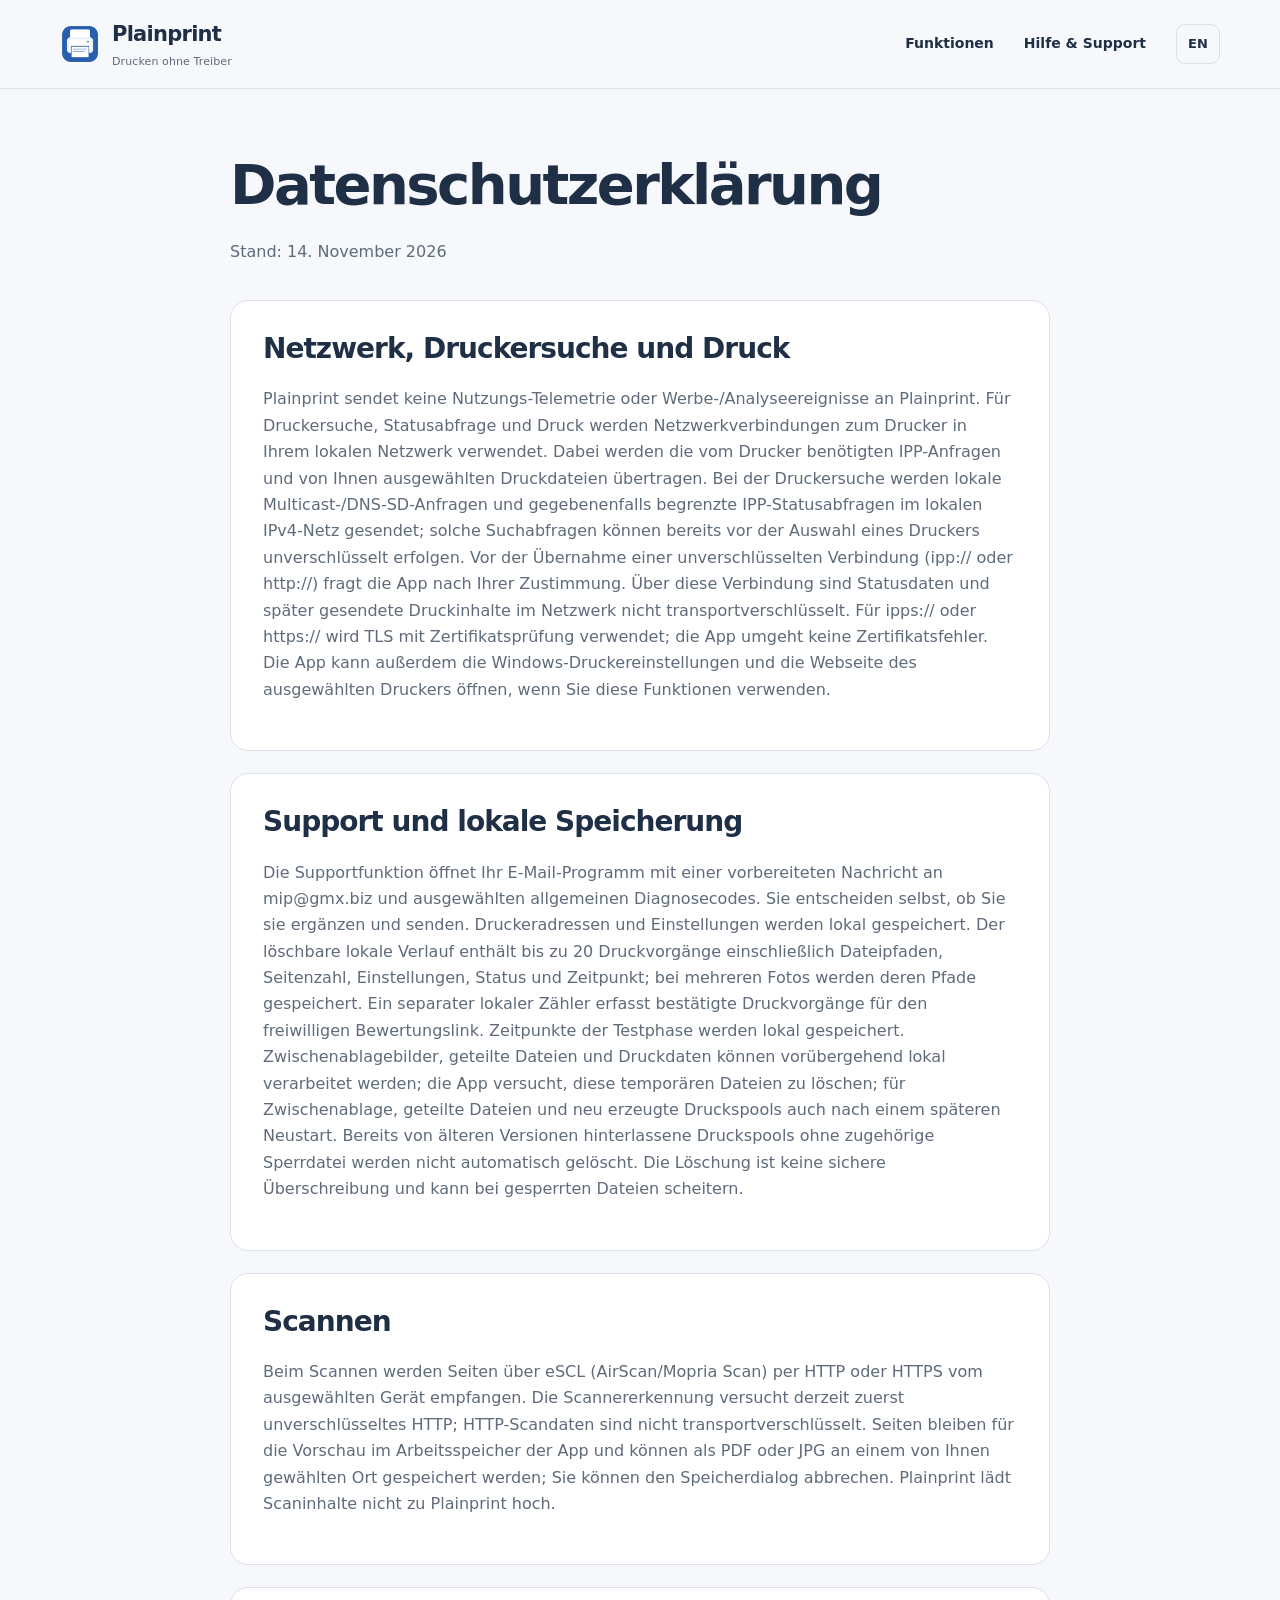
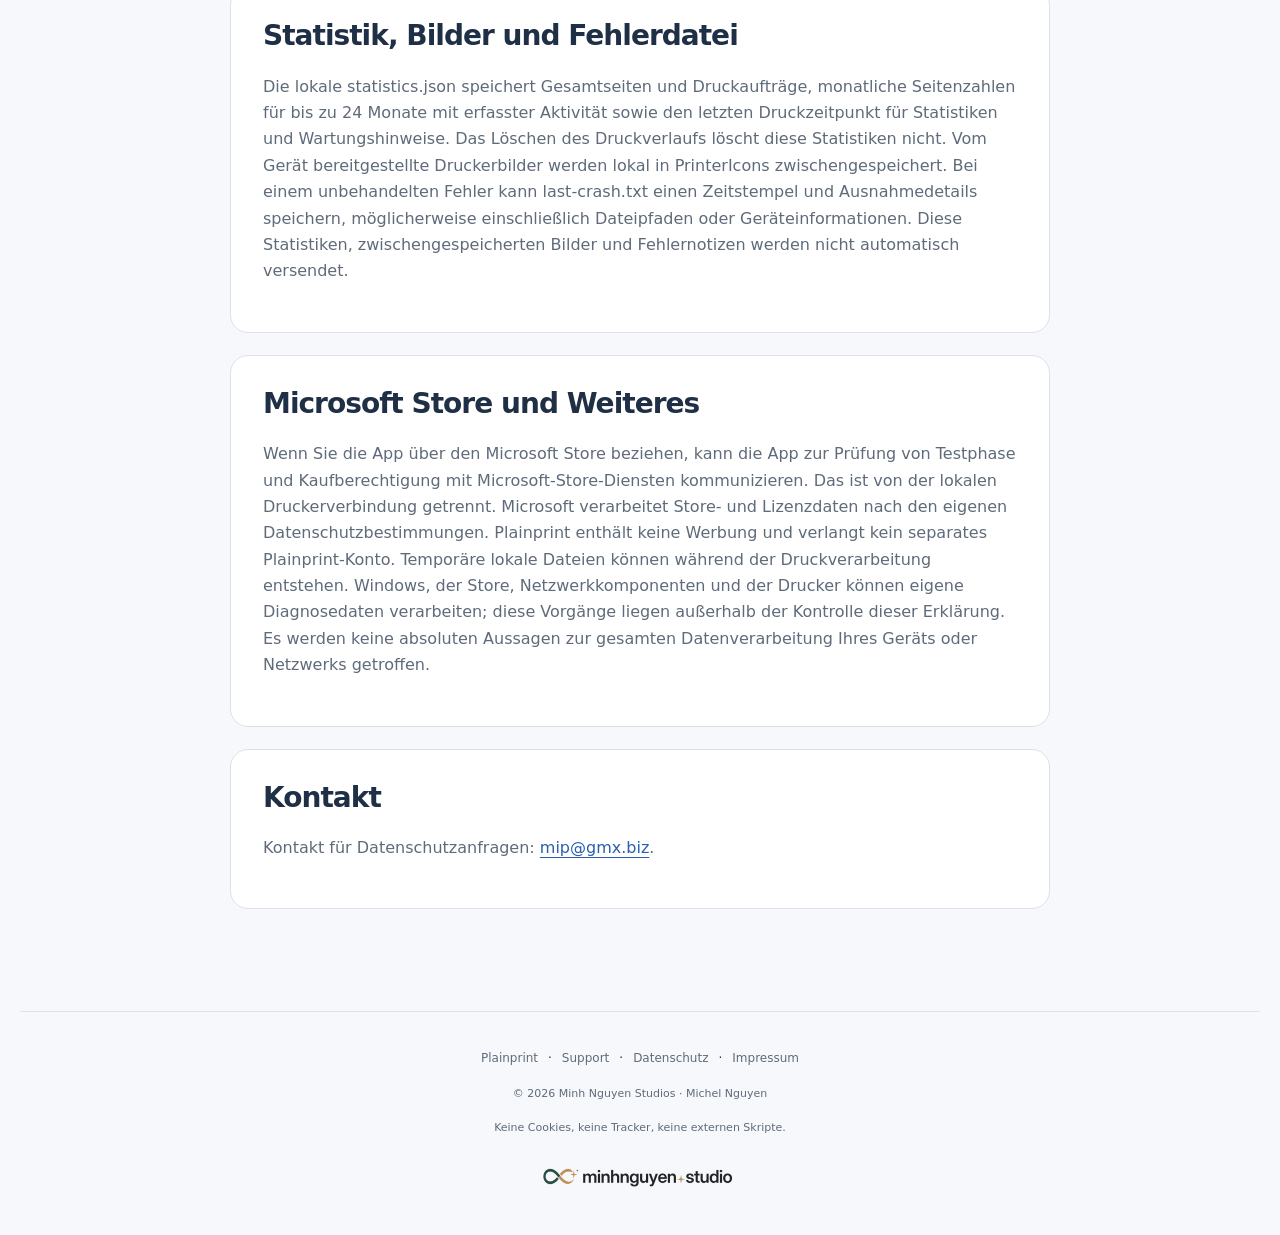
<file: privacy.html>
<!DOCTYPE html>
<html lang="de"><head>
<meta charset="utf-8">
<meta name="viewport" content="width=device-width,initial-scale=1">
<meta name="color-scheme" content="light dark">
<meta name="theme-color" content="#F6F8FB" media="(prefers-color-scheme: light)">
<meta name="theme-color" content="#111A26" media="(prefers-color-scheme: dark)">
<title>Datenschutzerklärung – Plainprint</title>
<meta name="description" content="Datenschutzerklärung der Windows-App Plainprint: lokale Druckerverbindung, Scannen, lokale Speicherung, Microsoft Store.">
<link rel="canonical" href="https://minh.systems/Plainprint/privacy.html">
<link rel="alternate" hreflang="de" href="https://minh.systems/Plainprint/privacy.html">
<link rel="alternate" hreflang="en" href="https://minh.systems/Plainprint/en/privacy.html">
<link rel="alternate" hreflang="x-default" href="https://minh.systems/Plainprint/privacy.html">
<meta property="og:type" content="website">
<meta property="og:site_name" content="Plainprint">
<meta property="og:locale" content="de_DE">
<meta property="og:locale:alternate" content="en_US">
<meta property="og:title" content="Datenschutzerklärung – Plainprint">
<meta property="og:description" content="Datenschutzerklärung der Windows-App Plainprint: lokale Druckerverbindung, Scannen, lokale Speicherung, Microsoft Store.">
<meta property="og:url" content="https://minh.systems/Plainprint/privacy.html">
<meta property="og:image" content="https://minh.systems/Plainprint/img/logo.png">
<meta property="og:image:width" content="310">
<meta property="og:image:height" content="310">
<meta property="og:image:alt" content="Plainprint">
<meta name="twitter:card" content="summary">
<meta name="twitter:title" content="Datenschutzerklärung – Plainprint">
<meta name="twitter:description" content="Datenschutzerklärung der Windows-App Plainprint: lokale Druckerverbindung, Scannen, lokale Speicherung, Microsoft Store.">
<meta name="twitter:image" content="https://minh.systems/Plainprint/img/logo.png">
<link rel="icon" href="favicon.png">
<link rel="apple-touch-icon" href="img/logo.png">
<link rel="stylesheet" href="style.css?v=1">
</head><body class="document-page"><a class="skip" href="#main">Zum Inhalt</a>
<header class="top"><nav aria-label="Navigation" class="wrap"><a class="brand" href="./"><img alt="" height="36" src="img/logo.png" width="36"/><span>Plainprint<small>Drucken ohne Treiber</small></span></a>
<div class="links"><a href="./#funktionen">Funktionen</a><a href="support.html">Hilfe &amp; Support</a><a class="lang" href="en/privacy.html" hreflang="en" lang="en" aria-label="Switch to English">EN</a>
</div></nav>
</header>
<main id="main">
<div class="wrap doc">
<div>
<header class="doc-head"><h1>Datenschutzerklärung</h1>
<p>Stand: 14. November 2026</p></header>
<section class="card doc-section">
<h2>Netzwerk, Druckersuche und Druck</h2>
<p>Plainprint sendet keine Nutzungs-Telemetrie oder Werbe-/Analyseereignisse an Plainprint. Für Druckersuche, Statusabfrage und Druck werden Netzwerkverbindungen zum Drucker in Ihrem lokalen Netzwerk verwendet. Dabei werden die vom Drucker benötigten IPP-Anfragen und von Ihnen ausgewählten Druckdateien übertragen. Bei der Druckersuche werden lokale Multicast-/DNS-SD-Anfragen und gegebenenfalls begrenzte IPP-Statusabfragen im lokalen IPv4-Netz gesendet; solche Suchabfragen können bereits vor der Auswahl eines Druckers unverschlüsselt erfolgen. Vor der Übernahme einer unverschlüsselten Verbindung (ipp:// oder http://) fragt die App nach Ihrer Zustimmung. Über diese Verbindung sind Statusdaten und später gesendete Druckinhalte im Netzwerk nicht transportverschlüsselt. Für ipps:// oder https:// wird TLS mit Zertifikatsprüfung verwendet; die App umgeht keine Zertifikatsfehler. Die App kann außerdem die Windows-Druckereinstellungen und die Webseite des ausgewählten Druckers öffnen, wenn Sie diese Funktionen verwenden.</p>
</section>
<section class="card doc-section">
<h2>Support und lokale Speicherung</h2>
<p>Die Supportfunktion öffnet Ihr E-Mail-Programm mit einer vorbereiteten Nachricht an mip@gmx.biz und ausgewählten allgemeinen Diagnosecodes. Sie entscheiden selbst, ob Sie sie ergänzen und senden. Druckeradressen und Einstellungen werden lokal gespeichert. Der löschbare lokale Verlauf enthält bis zu 20 Druckvorgänge einschließlich Dateipfaden, Seitenzahl, Einstellungen, Status und Zeitpunkt; bei mehreren Fotos werden deren Pfade gespeichert. Ein separater lokaler Zähler erfasst bestätigte Druckvorgänge für den freiwilligen Bewertungslink. Zeitpunkte der Testphase werden lokal gespeichert. Zwischenablagebilder, geteilte Dateien und Druckdaten können vorübergehend lokal verarbeitet werden; die App versucht, diese temporären Dateien zu löschen; für Zwischenablage, geteilte Dateien und neu erzeugte Druckspools auch nach einem späteren Neustart. Bereits von älteren Versionen hinterlassene Druckspools ohne zugehörige Sperrdatei werden nicht automatisch gelöscht. Die Löschung ist keine sichere Überschreibung und kann bei gesperrten Dateien scheitern.</p>
</section>
<section class="card doc-section">
<h2>Scannen</h2>
<p>Beim Scannen werden Seiten über eSCL (AirScan/Mopria Scan) per HTTP oder HTTPS vom ausgewählten Gerät empfangen. Die Scannererkennung versucht derzeit zuerst unverschlüsseltes HTTP; HTTP-Scandaten sind nicht transportverschlüsselt. Seiten bleiben für die Vorschau im Arbeitsspeicher der App und können als PDF oder JPG an einem von Ihnen gewählten Ort gespeichert werden; Sie können den Speicherdialog abbrechen. Plainprint lädt Scaninhalte nicht zu Plainprint hoch.</p>
</section>
<section class="card doc-section">
<h2>Statistik, Bilder und Fehlerdatei</h2>
<p>Die lokale statistics.json speichert Gesamtseiten und Druckaufträge, monatliche Seitenzahlen für bis zu 24 Monate mit erfasster Aktivität sowie den letzten Druckzeitpunkt für Statistiken und Wartungshinweise. Das Löschen des Druckverlaufs löscht diese Statistiken nicht. Vom Gerät bereitgestellte Druckerbilder werden lokal in PrinterIcons zwischengespeichert. Bei einem unbehandelten Fehler kann last-crash.txt einen Zeitstempel und Ausnahmedetails speichern, möglicherweise einschließlich Dateipfaden oder Geräteinformationen. Diese Statistiken, zwischengespeicherten Bilder und Fehlernotizen werden nicht automatisch versendet.</p>
</section>
<section class="card doc-section">
<h2>Microsoft Store und Weiteres</h2>
<p>Wenn Sie die App über den Microsoft Store beziehen, kann die App zur Prüfung von Testphase und Kaufberechtigung mit Microsoft-Store-Diensten kommunizieren. Das ist von der lokalen Druckerverbindung getrennt. Microsoft verarbeitet Store- und Lizenzdaten nach den eigenen Datenschutzbestimmungen. Plainprint enthält keine Werbung und verlangt kein separates Plainprint-Konto. Temporäre lokale Dateien können während der Druckverarbeitung entstehen. Windows, der Store, Netzwerkkomponenten und der Drucker können eigene Diagnosedaten verarbeiten; diese Vorgänge liegen außerhalb der Kontrolle dieser Erklärung. Es werden keine absoluten Aussagen zur gesamten Datenverarbeitung Ihres Geräts oder Netzwerks getroffen.</p>
</section>
<section class="card doc-section">
<h2>Kontakt</h2>
<p>Kontakt für Datenschutzanfragen: <a href="mailto:mip@gmx.biz">mip@gmx.biz</a>.</p>
</section>
</div>
</div>
</main>
<footer class="wrap footer">
<a href="./">Plainprint</a>·<a href="support.html">Support</a>·<a href="privacy.html">Datenschutz</a>·<a href="https://minh.systems/MinhNguyenStudios/impressum.html">Impressum</a>
<p>© 2026 Minh Nguyen Studios · Michel Nguyen</p>
<p>Keine Cookies, keine Tracker, keine externen Skripte.</p>
<p style="margin:16px 0 4px"><a href="https://minh.systems/MinhNguyenStudios/" aria-label="Minh Nguyen Studios" style="display:inline-block;line-height:0;border-radius:8px;overflow:hidden;opacity:.92"><picture><source srcset="img/studio-dunkel.png" media="(prefers-color-scheme: dark)"><img src="img/studio-hell.png" width="200" height="47" alt="Minh Nguyen Studios" loading="lazy" style="width:200px;height:auto"></picture></a></p></footer>
</body>
</html>
</file>
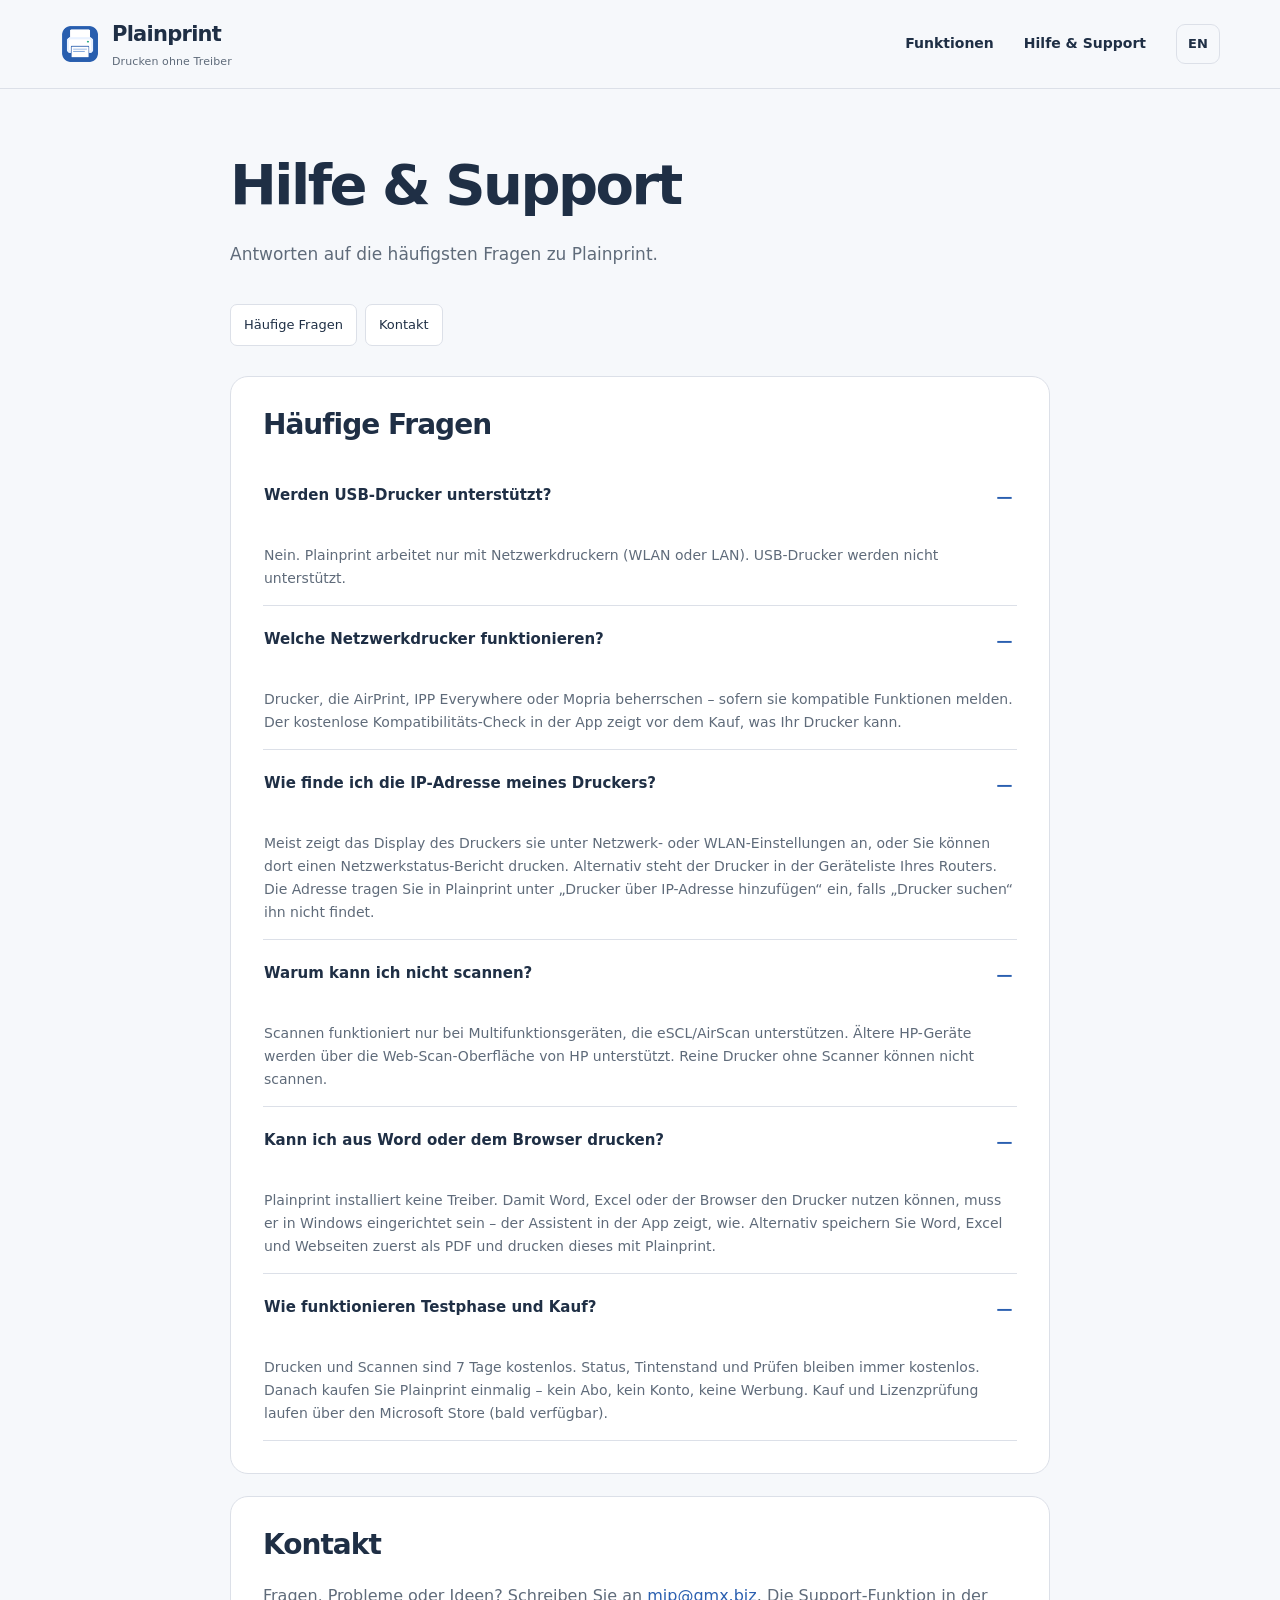
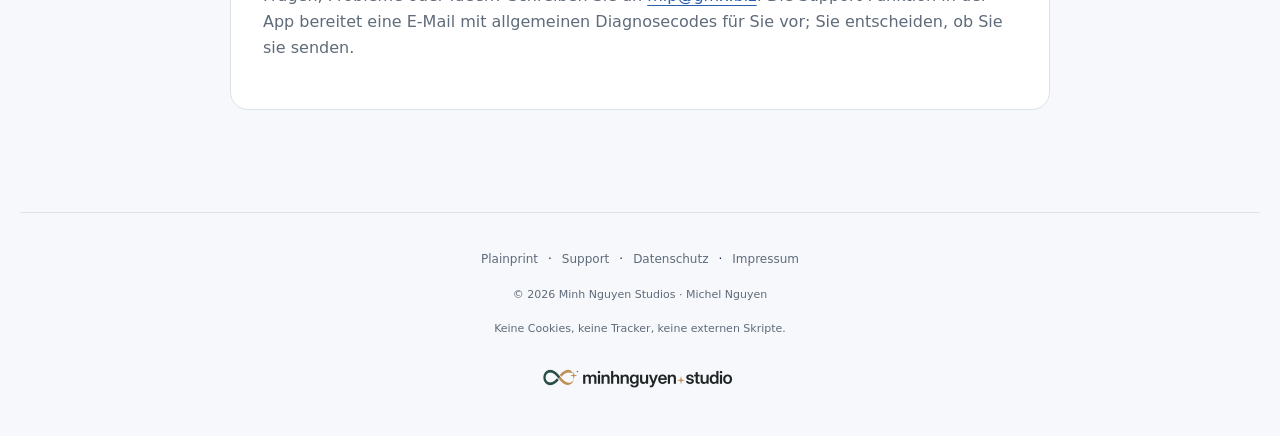
<file: support.html>
<!DOCTYPE html>
<html lang="de"><head>
<meta charset="utf-8">
<meta name="viewport" content="width=device-width,initial-scale=1">
<meta name="color-scheme" content="light dark">
<meta name="theme-color" content="#F6F8FB" media="(prefers-color-scheme: light)">
<meta name="theme-color" content="#111A26" media="(prefers-color-scheme: dark)">
<title>Hilfe &amp; Support – Plainprint</title>
<meta name="description" content="Hilfe zu Plainprint: Netzwerkdrucker, Drucker-IP finden, Scannen, Drucken aus Word, Testphase und Einmalkauf. Kontakt: mip@gmx.biz">
<link rel="canonical" href="https://minh.systems/Plainprint/support.html">
<link rel="alternate" hreflang="de" href="https://minh.systems/Plainprint/support.html">
<link rel="alternate" hreflang="en" href="https://minh.systems/Plainprint/en/support.html">
<link rel="alternate" hreflang="x-default" href="https://minh.systems/Plainprint/support.html">
<meta property="og:type" content="website">
<meta property="og:site_name" content="Plainprint">
<meta property="og:locale" content="de_DE">
<meta property="og:locale:alternate" content="en_US">
<meta property="og:title" content="Hilfe &amp; Support – Plainprint">
<meta property="og:description" content="Hilfe zu Plainprint: Netzwerkdrucker, Drucker-IP finden, Scannen, Drucken aus Word, Testphase und Einmalkauf. Kontakt: mip@gmx.biz">
<meta property="og:url" content="https://minh.systems/Plainprint/support.html">
<meta property="og:image" content="https://minh.systems/Plainprint/img/logo.png">
<meta property="og:image:width" content="310">
<meta property="og:image:height" content="310">
<meta property="og:image:alt" content="Plainprint">
<meta name="twitter:card" content="summary">
<meta name="twitter:title" content="Hilfe &amp; Support – Plainprint">
<meta name="twitter:description" content="Hilfe zu Plainprint: Netzwerkdrucker, Drucker-IP finden, Scannen, Drucken aus Word, Testphase und Einmalkauf. Kontakt: mip@gmx.biz">
<meta name="twitter:image" content="https://minh.systems/Plainprint/img/logo.png">
<link rel="icon" href="favicon.png">
<link rel="apple-touch-icon" href="img/logo.png">
<link rel="stylesheet" href="style.css?v=1">
</head><body class="document-page"><a class="skip" href="#main">Zum Inhalt</a>
<header class="top"><nav aria-label="Navigation" class="wrap"><a class="brand" href="./"><img alt="" height="36" src="img/logo.png" width="36"/><span>Plainprint<small>Drucken ohne Treiber</small></span></a>
<div class="links"><a href="./#funktionen">Funktionen</a><a href="support.html">Hilfe &amp; Support</a><a class="lang" href="en/support.html" hreflang="en" lang="en" aria-label="Switch to English">EN</a>
</div></nav>
</header>
<main id="main">
<div class="wrap doc">
<div class="doc-head">
<h1>Hilfe &amp; Support</h1>
<p class="lead">Antworten auf die häufigsten Fragen zu Plainprint.</p>
</div>
<nav aria-label="Inhalt" class="toc"><a href="#faq">Häufige Fragen</a><a href="#kontakt">Kontakt</a></nav>
<section class="card doc-section">
<h2 id="faq">Häufige Fragen</h2>
<details open><summary>Werden USB-Drucker unterstützt?</summary><p>Nein. Plainprint arbeitet nur mit Netzwerkdruckern (WLAN oder LAN). USB-Drucker werden nicht unterstützt.</p></details>
<details open><summary>Welche Netzwerkdrucker funktionieren?</summary><p>Drucker, die AirPrint, IPP Everywhere oder Mopria beherrschen – sofern sie kompatible Funktionen melden. Der kostenlose Kompatibilitäts-Check in der App zeigt vor dem Kauf, was Ihr Drucker kann.</p></details>
<details open><summary>Wie finde ich die IP-Adresse meines Druckers?</summary><p>Meist zeigt das Display des Druckers sie unter Netzwerk- oder WLAN-Einstellungen an, oder Sie können dort einen Netzwerkstatus-Bericht drucken. Alternativ steht der Drucker in der Geräteliste Ihres Routers. Die Adresse tragen Sie in Plainprint unter „Drucker über IP-Adresse hinzufügen“ ein, falls „Drucker suchen“ ihn nicht findet.</p></details>
<details open><summary>Warum kann ich nicht scannen?</summary><p>Scannen funktioniert nur bei Multifunktionsgeräten, die eSCL/AirScan unterstützen. Ältere HP-Geräte werden über die Web-Scan-Oberfläche von HP unterstützt. Reine Drucker ohne Scanner können nicht scannen.</p></details>
<details open><summary>Kann ich aus Word oder dem Browser drucken?</summary><p>Plainprint installiert keine Treiber. Damit Word, Excel oder der Browser den Drucker nutzen können, muss er in Windows eingerichtet sein – der Assistent in der App zeigt, wie. Alternativ speichern Sie Word, Excel und Webseiten zuerst als PDF und drucken dieses mit Plainprint.</p></details>
<details open><summary>Wie funktionieren Testphase und Kauf?</summary><p>Drucken und Scannen sind 7 Tage kostenlos. Status, Tintenstand und Prüfen bleiben immer kostenlos. Danach kaufen Sie Plainprint einmalig – kein Abo, kein Konto, keine Werbung. Kauf und Lizenzprüfung laufen über den Microsoft Store (bald verfügbar).</p></details>
</section>
<section class="card doc-section">
<h2 id="kontakt">Kontakt</h2>
<p>Fragen, Probleme oder Ideen? Schreiben Sie an <a href="mailto:mip@gmx.biz">mip@gmx.biz</a>. Die Support-Funktion in der App bereitet eine E-Mail mit allgemeinen Diagnosecodes für Sie vor; Sie entscheiden, ob Sie sie senden.</p>
</section>
</div>
</main>
<footer class="wrap footer">
<a href="./">Plainprint</a>·<a href="support.html">Support</a>·<a href="privacy.html">Datenschutz</a>·<a href="https://minh.systems/MinhNguyenStudios/impressum.html">Impressum</a>
<p>© 2026 Minh Nguyen Studios · Michel Nguyen</p>
<p>Keine Cookies, keine Tracker, keine externen Skripte.</p>
<p style="margin:16px 0 4px"><a href="https://minh.systems/MinhNguyenStudios/" aria-label="Minh Nguyen Studios" style="display:inline-block;line-height:0;border-radius:8px;overflow:hidden;opacity:.92"><picture><source srcset="img/studio-dunkel.png" media="(prefers-color-scheme: dark)"><img src="img/studio-hell.png" width="200" height="47" alt="Minh Nguyen Studios" loading="lazy" style="width:200px;height:auto"></picture></a></p></footer>
</body>
</html>
</file>
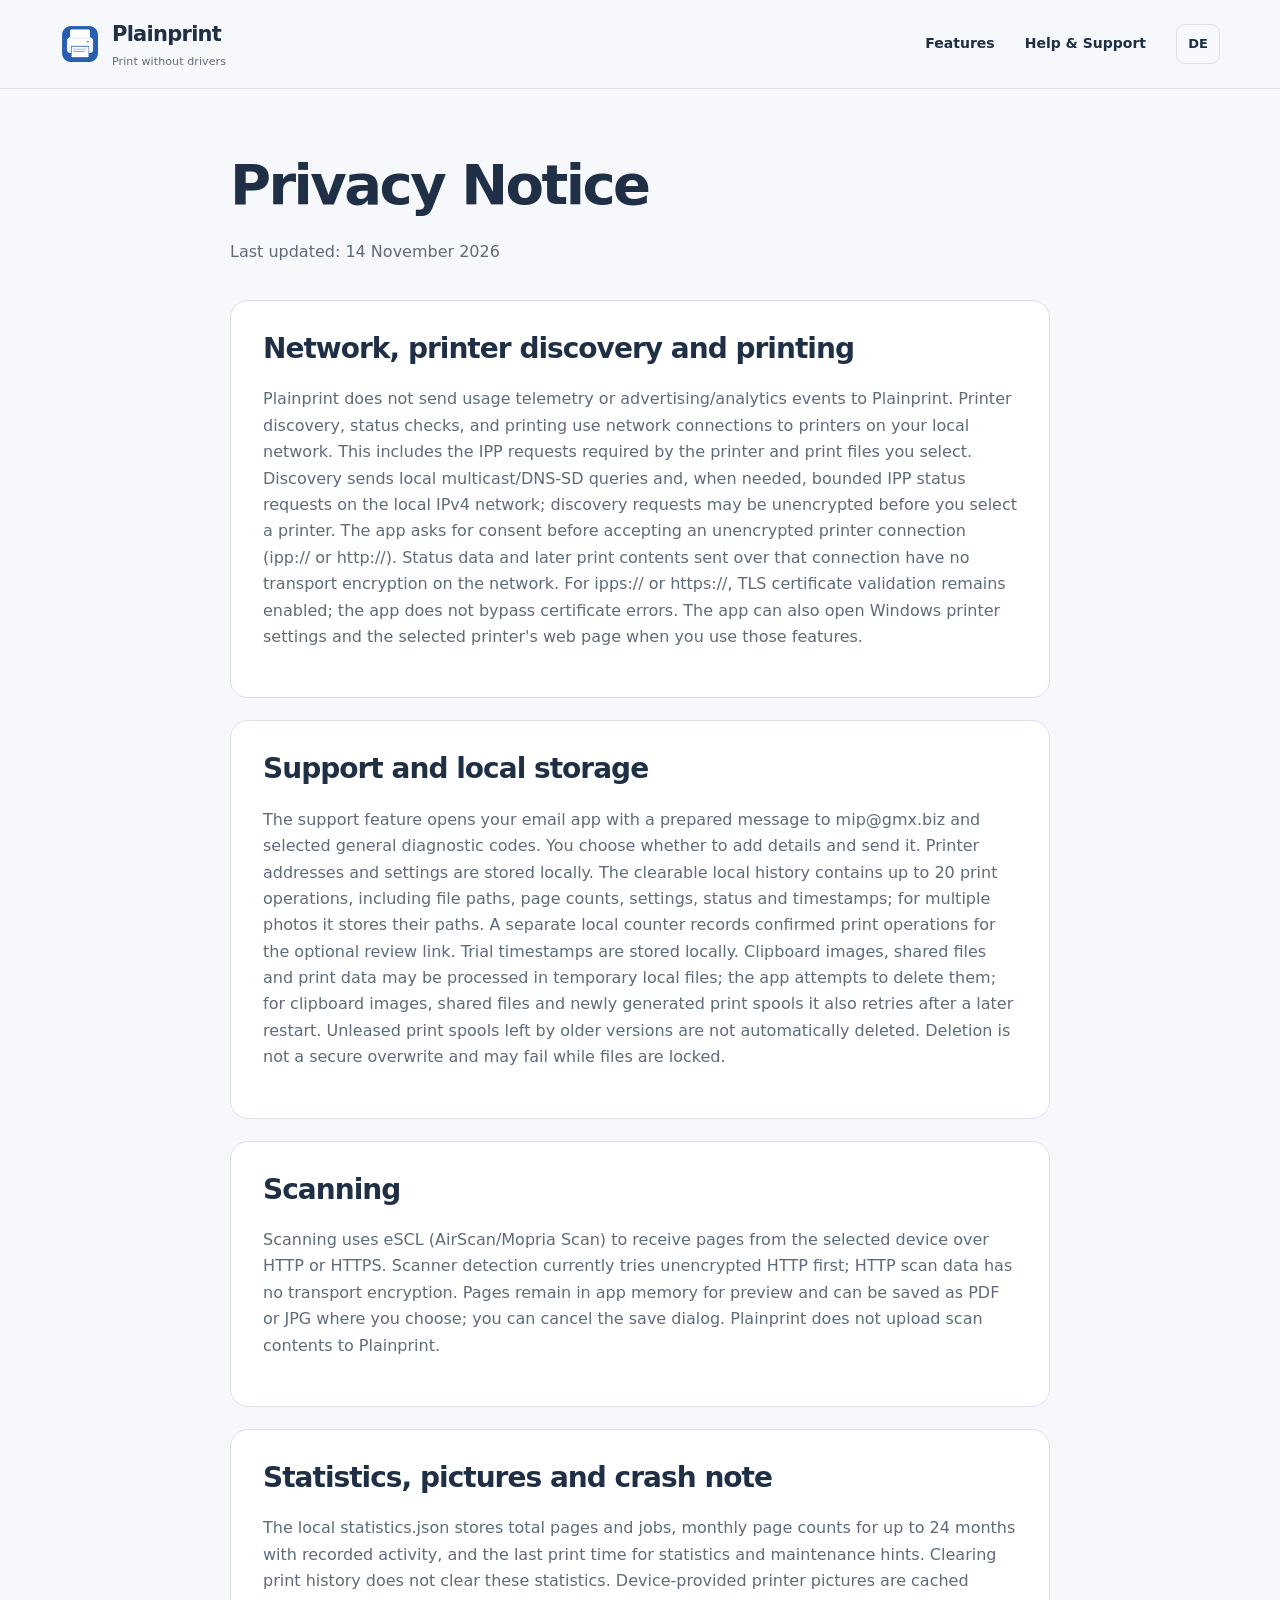
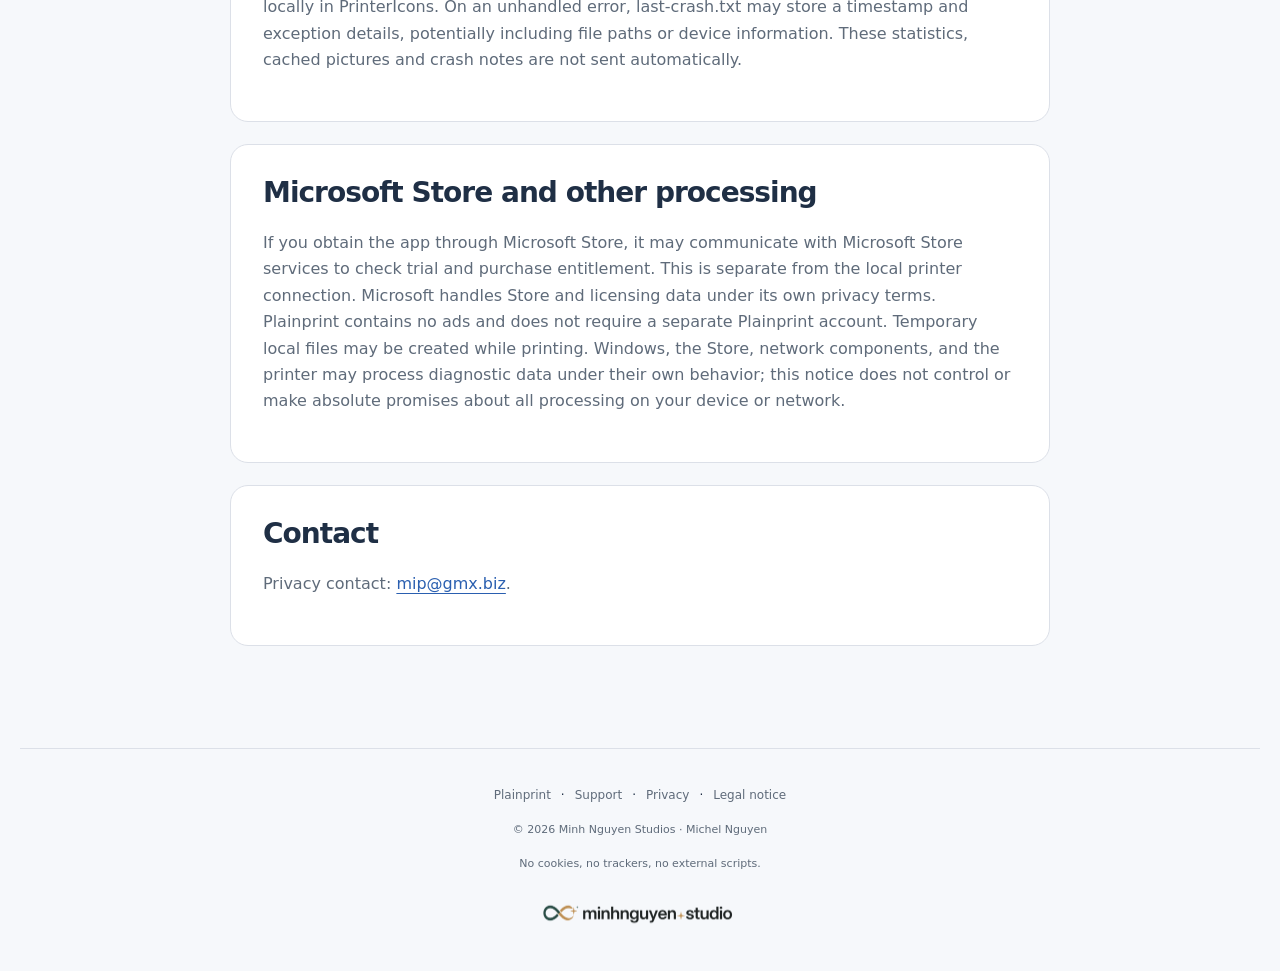
<file: en/privacy.html>
<!DOCTYPE html>
<html lang="en"><head>
<meta charset="utf-8">
<meta name="viewport" content="width=device-width,initial-scale=1">
<meta name="color-scheme" content="light dark">
<meta name="theme-color" content="#F6F8FB" media="(prefers-color-scheme: light)">
<meta name="theme-color" content="#111A26" media="(prefers-color-scheme: dark)">
<title>Privacy Notice – Plainprint</title>
<meta name="description" content="Privacy notice for the Windows app Plainprint: local printer connection, scanning, local storage, Microsoft Store.">
<link rel="canonical" href="https://minh.systems/Plainprint/en/privacy.html">
<link rel="alternate" hreflang="de" href="https://minh.systems/Plainprint/privacy.html">
<link rel="alternate" hreflang="en" href="https://minh.systems/Plainprint/en/privacy.html">
<link rel="alternate" hreflang="x-default" href="https://minh.systems/Plainprint/privacy.html">
<meta property="og:type" content="website">
<meta property="og:site_name" content="Plainprint">
<meta property="og:locale" content="en_US">
<meta property="og:locale:alternate" content="de_DE">
<meta property="og:title" content="Privacy Notice – Plainprint">
<meta property="og:description" content="Privacy notice for the Windows app Plainprint: local printer connection, scanning, local storage, Microsoft Store.">
<meta property="og:url" content="https://minh.systems/Plainprint/en/privacy.html">
<meta property="og:image" content="https://minh.systems/Plainprint/img/logo.png">
<meta property="og:image:width" content="310">
<meta property="og:image:height" content="310">
<meta property="og:image:alt" content="Plainprint">
<meta name="twitter:card" content="summary">
<meta name="twitter:title" content="Privacy Notice – Plainprint">
<meta name="twitter:description" content="Privacy notice for the Windows app Plainprint: local printer connection, scanning, local storage, Microsoft Store.">
<meta name="twitter:image" content="https://minh.systems/Plainprint/img/logo.png">
<link rel="icon" href="../favicon.png">
<link rel="apple-touch-icon" href="../img/logo.png">
<link rel="stylesheet" href="../style.css?v=1">
</head><body class="document-page"><a class="skip" href="#main">Skip to content</a>
<header class="top"><nav aria-label="Navigation" class="wrap"><a class="brand" href="./"><img alt="" height="36" src="../img/logo.png" width="36"/><span>Plainprint<small>Print without drivers</small></span></a>
<div class="links"><a href="./#funktionen">Features</a><a href="support.html">Help &amp; Support</a><a class="lang" href="../privacy.html" hreflang="de" lang="de" aria-label="Auf Deutsch wechseln">DE</a>
</div></nav>
</header>
<main id="main">
<div class="wrap doc">
<div>
<header class="doc-head"><h1>Privacy Notice</h1>
<p>Last updated: 14 November 2026</p></header>
<section class="card doc-section">
<h2>Network, printer discovery and printing</h2>
<p>Plainprint does not send usage telemetry or advertising/analytics events to Plainprint. Printer discovery, status checks, and printing use network connections to printers on your local network. This includes the IPP requests required by the printer and print files you select. Discovery sends local multicast/DNS-SD queries and, when needed, bounded IPP status requests on the local IPv4 network; discovery requests may be unencrypted before you select a printer. The app asks for consent before accepting an unencrypted printer connection (ipp:// or http://). Status data and later print contents sent over that connection have no transport encryption on the network. For ipps:// or https://, TLS certificate validation remains enabled; the app does not bypass certificate errors. The app can also open Windows printer settings and the selected printer's web page when you use those features.</p>
</section>
<section class="card doc-section">
<h2>Support and local storage</h2>
<p>The support feature opens your email app with a prepared message to mip@gmx.biz and selected general diagnostic codes. You choose whether to add details and send it. Printer addresses and settings are stored locally. The clearable local history contains up to 20 print operations, including file paths, page counts, settings, status and timestamps; for multiple photos it stores their paths. A separate local counter records confirmed print operations for the optional review link. Trial timestamps are stored locally. Clipboard images, shared files and print data may be processed in temporary local files; the app attempts to delete them; for clipboard images, shared files and newly generated print spools it also retries after a later restart. Unleased print spools left by older versions are not automatically deleted. Deletion is not a secure overwrite and may fail while files are locked.</p>
</section>
<section class="card doc-section">
<h2>Scanning</h2>
<p>Scanning uses eSCL (AirScan/Mopria Scan) to receive pages from the selected device over HTTP or HTTPS. Scanner detection currently tries unencrypted HTTP first; HTTP scan data has no transport encryption. Pages remain in app memory for preview and can be saved as PDF or JPG where you choose; you can cancel the save dialog. Plainprint does not upload scan contents to Plainprint.</p>
</section>
<section class="card doc-section">
<h2>Statistics, pictures and crash note</h2>
<p>The local statistics.json stores total pages and jobs, monthly page counts for up to 24 months with recorded activity, and the last print time for statistics and maintenance hints. Clearing print history does not clear these statistics. Device-provided printer pictures are cached locally in PrinterIcons. On an unhandled error, last-crash.txt may store a timestamp and exception details, potentially including file paths or device information. These statistics, cached pictures and crash notes are not sent automatically.</p>
</section>
<section class="card doc-section">
<h2>Microsoft Store and other processing</h2>
<p>If you obtain the app through Microsoft Store, it may communicate with Microsoft Store services to check trial and purchase entitlement. This is separate from the local printer connection. Microsoft handles Store and licensing data under its own privacy terms. Plainprint contains no ads and does not require a separate Plainprint account. Temporary local files may be created while printing. Windows, the Store, network components, and the printer may process diagnostic data under their own behavior; this notice does not control or make absolute promises about all processing on your device or network.</p>
</section>
<section class="card doc-section">
<h2>Contact</h2>
<p>Privacy contact: <a href="mailto:mip@gmx.biz">mip@gmx.biz</a>.</p>
</section>
</div>
</div>
</main>
<footer class="wrap footer">
<a href="./">Plainprint</a>·<a href="support.html">Support</a>·<a href="privacy.html">Privacy</a>·<a href="https://minh.systems/MinhNguyenStudios/impressum.html">Legal notice</a>
<p>© 2026 Minh Nguyen Studios · Michel Nguyen</p>
<p>No cookies, no trackers, no external scripts.</p>
<p style="margin:16px 0 4px"><a href="https://minh.systems/MinhNguyenStudios/" aria-label="Minh Nguyen Studios" style="display:inline-block;line-height:0;border-radius:8px;overflow:hidden;opacity:.92"><picture><source srcset="../img/studio-dunkel.png" media="(prefers-color-scheme: dark)"><img src="../img/studio-hell.png" width="200" height="47" alt="Minh Nguyen Studios" loading="lazy" style="width:200px;height:auto"></picture></a></p></footer>
</body>
</html>
</file>
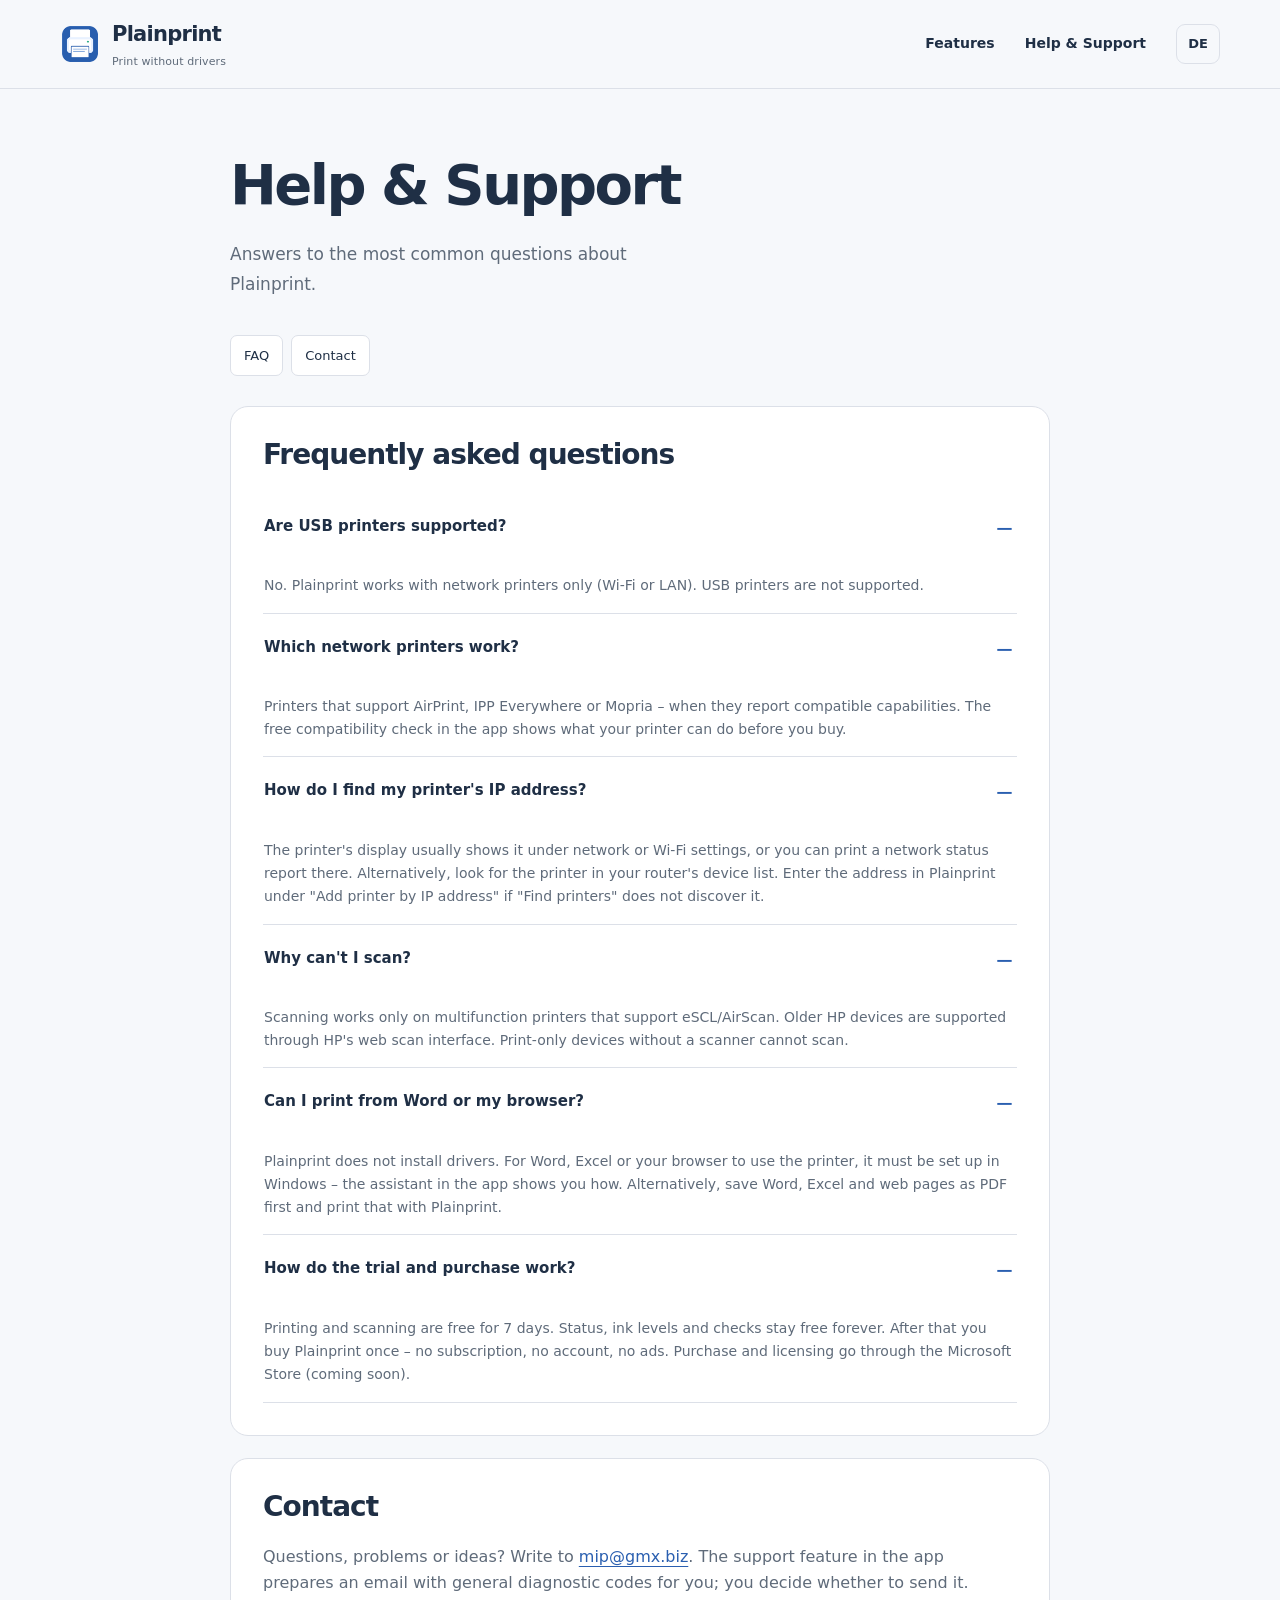
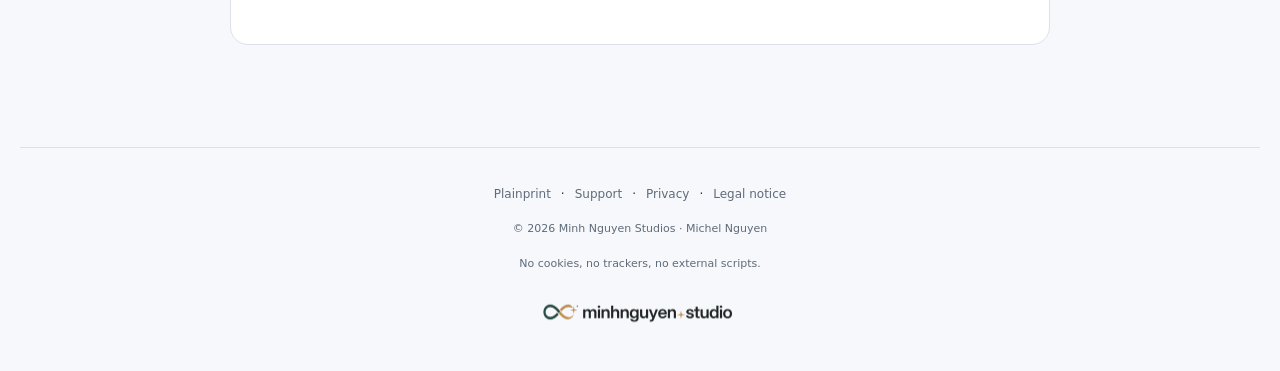
<file: en/support.html>
<!DOCTYPE html>
<html lang="en"><head>
<meta charset="utf-8">
<meta name="viewport" content="width=device-width,initial-scale=1">
<meta name="color-scheme" content="light dark">
<meta name="theme-color" content="#F6F8FB" media="(prefers-color-scheme: light)">
<meta name="theme-color" content="#111A26" media="(prefers-color-scheme: dark)">
<title>Help &amp; Support – Plainprint</title>
<meta name="description" content="Help for Plainprint: network printers, finding your printer IP, scanning, printing from Word, trial and one-time purchase. Contact: mip@gmx.biz">
<link rel="canonical" href="https://minh.systems/Plainprint/en/support.html">
<link rel="alternate" hreflang="de" href="https://minh.systems/Plainprint/support.html">
<link rel="alternate" hreflang="en" href="https://minh.systems/Plainprint/en/support.html">
<link rel="alternate" hreflang="x-default" href="https://minh.systems/Plainprint/support.html">
<meta property="og:type" content="website">
<meta property="og:site_name" content="Plainprint">
<meta property="og:locale" content="en_US">
<meta property="og:locale:alternate" content="de_DE">
<meta property="og:title" content="Help &amp; Support – Plainprint">
<meta property="og:description" content="Help for Plainprint: network printers, finding your printer IP, scanning, printing from Word, trial and one-time purchase. Contact: mip@gmx.biz">
<meta property="og:url" content="https://minh.systems/Plainprint/en/support.html">
<meta property="og:image" content="https://minh.systems/Plainprint/img/logo.png">
<meta property="og:image:width" content="310">
<meta property="og:image:height" content="310">
<meta property="og:image:alt" content="Plainprint">
<meta name="twitter:card" content="summary">
<meta name="twitter:title" content="Help &amp; Support – Plainprint">
<meta name="twitter:description" content="Help for Plainprint: network printers, finding your printer IP, scanning, printing from Word, trial and one-time purchase. Contact: mip@gmx.biz">
<meta name="twitter:image" content="https://minh.systems/Plainprint/img/logo.png">
<link rel="icon" href="../favicon.png">
<link rel="apple-touch-icon" href="../img/logo.png">
<link rel="stylesheet" href="../style.css?v=1">
</head><body class="document-page"><a class="skip" href="#main">Skip to content</a>
<header class="top"><nav aria-label="Navigation" class="wrap"><a class="brand" href="./"><img alt="" height="36" src="../img/logo.png" width="36"/><span>Plainprint<small>Print without drivers</small></span></a>
<div class="links"><a href="./#funktionen">Features</a><a href="support.html">Help &amp; Support</a><a class="lang" href="../support.html" hreflang="de" lang="de" aria-label="Auf Deutsch wechseln">DE</a>
</div></nav>
</header>
<main id="main">
<div class="wrap doc">
<div class="doc-head">
<h1>Help &amp; Support</h1>
<p class="lead">Answers to the most common questions about Plainprint.</p>
</div>
<nav aria-label="Contents" class="toc"><a href="#faq">FAQ</a><a href="#kontakt">Contact</a></nav>
<section class="card doc-section">
<h2 id="faq">Frequently asked questions</h2>
<details open><summary>Are USB printers supported?</summary><p>No. Plainprint works with network printers only (Wi-Fi or LAN). USB printers are not supported.</p></details>
<details open><summary>Which network printers work?</summary><p>Printers that support AirPrint, IPP Everywhere or Mopria – when they report compatible capabilities. The free compatibility check in the app shows what your printer can do before you buy.</p></details>
<details open><summary>How do I find my printer's IP address?</summary><p>The printer's display usually shows it under network or Wi-Fi settings, or you can print a network status report there. Alternatively, look for the printer in your router's device list. Enter the address in Plainprint under "Add printer by IP address" if "Find printers" does not discover it.</p></details>
<details open><summary>Why can't I scan?</summary><p>Scanning works only on multifunction printers that support eSCL/AirScan. Older HP devices are supported through HP's web scan interface. Print-only devices without a scanner cannot scan.</p></details>
<details open><summary>Can I print from Word or my browser?</summary><p>Plainprint does not install drivers. For Word, Excel or your browser to use the printer, it must be set up in Windows – the assistant in the app shows you how. Alternatively, save Word, Excel and web pages as PDF first and print that with Plainprint.</p></details>
<details open><summary>How do the trial and purchase work?</summary><p>Printing and scanning are free for 7 days. Status, ink levels and checks stay free forever. After that you buy Plainprint once – no subscription, no account, no ads. Purchase and licensing go through the Microsoft Store (coming soon).</p></details>
</section>
<section class="card doc-section">
<h2 id="kontakt">Contact</h2>
<p>Questions, problems or ideas? Write to <a href="mailto:mip@gmx.biz">mip@gmx.biz</a>. The support feature in the app prepares an email with general diagnostic codes for you; you decide whether to send it.</p>
</section>
</div>
</main>
<footer class="wrap footer">
<a href="./">Plainprint</a>·<a href="support.html">Support</a>·<a href="privacy.html">Privacy</a>·<a href="https://minh.systems/MinhNguyenStudios/impressum.html">Legal notice</a>
<p>© 2026 Minh Nguyen Studios · Michel Nguyen</p>
<p>No cookies, no trackers, no external scripts.</p>
<p style="margin:16px 0 4px"><a href="https://minh.systems/MinhNguyenStudios/" aria-label="Minh Nguyen Studios" style="display:inline-block;line-height:0;border-radius:8px;overflow:hidden;opacity:.92"><picture><source srcset="../img/studio-dunkel.png" media="(prefers-color-scheme: dark)"><img src="../img/studio-hell.png" width="200" height="47" alt="Minh Nguyen Studios" loading="lazy" style="width:200px;height:auto"></picture></a></p></footer>
</body>
</html>
</file>
<file: style.css>
:root{color-scheme:light dark;--green:#2A5FB0;--green-d:#1E4A8C;--gold:#E9B44C;--bg:#F6F8FB;--card:#fff;--ink:#1F2F45;--muted:#5F6B7A;--line:#DCE0E8;--tint:#EAF0F8;--gold-soft:#F8EAC9;--shadow:0 25px 65px -28px #172B4D40;--radius:22px}

*{box-sizing:border-box}
html{scroll-behavior:smooth;scroll-padding-top:100px;-webkit-text-size-adjust:100%}
body{margin:0;background:var(--bg);color:var(--ink);font:16px/1.65 "Segoe UI Variable","Segoe UI",system-ui,-apple-system,BlinkMacSystemFont,sans-serif}
h1,h2,h3,p,figure{margin:0}
h1,h2,h3{line-height:1.12;font-weight:650;letter-spacing:-.045em}
h1{font-size:clamp(44px,5.7vw,80px)}
h2{font-size:clamp(34px,3.7vw,51px)}
h3{font-size:22px;letter-spacing:-.025em}
p{margin:16px 0;color:var(--muted)}
a{color:var(--green);text-underline-offset:4px}
button,a{-webkit-tap-highlight-color:transparent}
button{font:inherit}
button,a,summary{touch-action:manipulation}
a:focus-visible,button:focus-visible,summary:focus-visible,[tabindex]:focus-visible{outline:3px solid var(--green);outline-offset:5px}
img{max-width:100%;height:auto}
svg{width:24px;height:24px;flex-shrink:0}
button{cursor:pointer}
.wrap{width:min(1240px,100%);margin:auto;padding-inline:40px}
.skip{position:fixed;left:20px;top:-100px;z-index:30;background:var(--card);padding:12px 20px}
.skip:focus{top:12px}
.top{position:sticky;top:0;z-index:20;border-bottom:1px solid var(--line);background:color-mix(in srgb,var(--bg) 94%,transparent);backdrop-filter:blur(16px)}
nav.wrap{min-height:88px;display:flex;align-items:center;justify-content:space-between;gap:24px}
.brand{display:flex;align-items:center;gap:12px;color:var(--ink);text-decoration:none;font-weight:700;font-size:21px;letter-spacing:-.035em}
.brand img{width:40px;height:40px;border-radius:10px}
.brand small{display:block;font-size:11px;letter-spacing:.01em;font-weight:450;color:var(--muted);margin-top:1px}
.links{display:flex;align-items:center;gap:30px;font-size:14px;font-weight:550}
.links a{text-decoration:none;color:var(--ink)}
.links a:hover,.text-link:hover{color:var(--green);text-decoration:underline}
.lang{display:inline-flex;align-items:center;justify-content:center;text-decoration:none;background:transparent;border:1px solid var(--line);border-radius:9px;min-width:44px;min-height:40px;color:var(--ink);font-size:13px;font-weight:650}
.hero{padding:105px 0 86px;position:relative;isolation:isolate;overflow:hidden}
.hero:before{content:"";position:absolute;inset:0;z-index:-1;background:radial-gradient(ellipse at 80% 45%,#E9B44C13,transparent 50%)}
.hero-grid{display:grid;grid-template-columns:.92fr 1.15fr;gap:54px;align-items:center}
.hero-copy{position:relative;z-index:2}
.eyebrow,.kicker{font-size:11px;font-weight:700;letter-spacing:.14em;text-transform:uppercase;color:var(--green);margin:0 0 24px;display:flex;align-items:center;gap:9px}
.status-dot{width:6px;height:6px;background:var(--green);border-radius:50%}
.hero h1{line-height:1.03;letter-spacing:-.065em}
.hero h1 em{font-style:normal;color:var(--green)}
.hero h1{font-size:clamp(40px,4.6vw,64px)}
.lead{font-size:17px;line-height:1.8;margin:26px 0 29px;max-width:440px}
.actions{display:flex;align-items:center;gap:23px;flex-wrap:wrap}
.msbadge{display:inline-flex;flex-shrink:0;text-decoration:none;border-radius:8px}
.msbadge img{height:48px;width:auto;display:block}
.msbadge:hover{filter:brightness(1.18)}
.text-link{font-size:14px;font-weight:650;text-decoration:none;display:inline-flex;gap:10px;align-items:center}
.text-link span[aria-hidden]{font-size:20px}
.note{font-size:12px;line-height:1.7;color:var(--muted);margin:17px 0 0}
.hero-visual{position:relative;min-width:0;padding:30px 0 45px;perspective:1400px}
.visual-orbit{position:absolute;width:460px;height:460px;border:1px solid var(--line);border-radius:50%;left:18%;top:-30px;z-index:-1}
.visual-orbit:before{content:"";position:absolute;inset:34px;border:1px dashed var(--line);border-radius:50%}
.visual-orbit:after{content:"";position:absolute;width:10px;height:10px;border-radius:50%;background:var(--gold);top:35px;right:80px}
.app-window{width:118%;border:1px solid color-mix(in srgb,var(--ink) 15%,var(--card));border-radius:12px;overflow:hidden;background:var(--card);transform:rotateY(-9deg) rotateX(3deg) rotateZ(1deg);box-shadow:0 38px 60px -25px #172B4D45,0 3px 8px #172B4D10}
.window-bar{height:31px;padding:0 12px;display:flex;justify-content:space-between;align-items:center;font-size:10px;color:var(--muted);background:var(--card);border-bottom:1px solid var(--line)}
.window-bar>span:first-child{display:flex;gap:7px;align-items:center}
.window-controls{font-size:13px;letter-spacing:4px}
.app-window picture img,.gallery-window img{display:block;width:100%}
.app-window picture{display:block}
.local-label{position:absolute;left:25px;bottom:14px;background:var(--card);padding:14px 21px;display:flex;align-items:center;gap:12px;border:1px solid var(--line);border-radius:12px;box-shadow:var(--shadow);font-size:12px;transform:rotate(-2deg)}
.local-label svg{color:var(--green);width:29px;height:29px}
.local-label strong,.local-label span{display:block}
.local-label span{color:var(--muted);font-size:11px}
.trust{display:grid;grid-template-columns:repeat(4,1fr);margin:0;padding:27px 0;list-style:none;border-block:1px solid var(--line)}
.trust li{display:flex;justify-content:center;align-items:center;gap:10px;font-size:13px;font-weight:550}
.trust li+li{border-left:1px solid var(--line)}
.trust svg{width:19px;height:19px;color:var(--green)}
section{padding:100px 0}
.section-heading{margin-bottom:45px;max-width:580px}
.section-heading p:last-child{max-width:480px;margin-top:22px;font-size:16px}
.kicker{margin-bottom:19px}
.feature-grid{display:grid;grid-template-columns:repeat(4,1fr);gap:16px}
.feature-card{padding:26px 22px 30px;border:1px solid var(--line);background:var(--card);border-radius:16px;transition:transform .2s,border-color .2s}
.feature-card:hover{transform:translateY(-4px);border-color:var(--green)}
.card-top{display:flex;justify-content:space-between;align-items:center;margin-bottom:33px}
.ico{display:grid;place-items:center;width:42px;height:42px;background:var(--tint);color:var(--green);border-radius:12px}
.card-number{font-size:11px;color:var(--muted)}
.feature-card h3{font-size:21px;line-height:1.25;letter-spacing:-.035em}
.feature-card p{font-size:14px;line-height:1.8;margin-bottom:0}
.showcase{background:var(--tint);border-block:1px solid var(--line)}
.inline-heading{display:flex;align-items:end;justify-content:space-between;max-width:none;gap:40px}
.inline-heading p:last-child{max-width:320px}
.gallery-tabs{display:flex;gap:8px;margin:0 0 28px;border-bottom:1px solid var(--line);padding-bottom:16px}
.gallery-tabs button{background:transparent;border:1px solid transparent;border-radius:8px;padding:9px 20px;font-size:14px;font-weight:600;color:var(--muted);min-height:44px}
.gallery-tabs button[aria-selected=true]{background:var(--green);color:#fff}
.gallery-tabs button:hover{border-color:var(--green)}
.gallery-panel{max-width:1000px;margin:auto}
.gallery-window{border:1px solid var(--line);border-radius:12px;overflow:hidden;background:var(--card);box-shadow:var(--shadow)}
figcaption{display:flex;justify-content:space-between;gap:20px;font-size:13px;margin-top:20px;color:var(--ink)}
.demo-label{font-size:11px;color:var(--muted)}
.gallery-note{text-align:center;font-size:12px;margin:23px 0 0}
.import-grid{display:grid;grid-template-columns:1fr 1.1fr;gap:95px;align-items:center}
.section-copy{margin:25px 0;max-width:440px}
.bank-card{background:var(--card);border:1px solid var(--line);border-radius:var(--radius);padding:35px}
.banks{display:flex;flex-wrap:wrap;gap:8px;margin-bottom:30px}
.banks span{border:1px solid var(--line);border-radius:6px;padding:5px 11px;font-size:12px;font-weight:550;background:var(--bg)}
.bank-card h3{font-size:19px}
.bank-card p:not(.kicker){font-size:14px}
.bank-card .note{font-size:11px!important;padding-top:19px;border-top:1px solid var(--line)}
.privacy-section{background:#1D3F73;color:#FAFBFD;position:relative;overflow:hidden}
.privacy-grid{display:grid;grid-template-columns:1fr 1.2fr;gap:90px;align-items:center}
.privacy-mark{display:grid;place-items:center;width:260px;height:260px;margin:auto;border:1px solid #ffffff26;border-radius:50%;box-shadow:0 0 0 35px #ffffff05,0 0 0 70px #ffffff04;background:radial-gradient(circle,#ffffff08,transparent)}
.privacy-mark svg{width:100px;height:100px;color:#E9B44C;stroke-width:.9}
.privacy-section p{color:#D3DEF0;max-width:510px}
.privacy-section .kicker{color:#E9B44C}
.privacy-section .text-link{color:#F5E3B8}
.purchase-card{display:grid;grid-template-columns:1fr .8fr;gap:60px;align-items:center;background:var(--card);border:1px solid var(--line);border-radius:var(--radius);padding:55px 65px;box-shadow:0 8px 35px -24px #172B4D20}
.purchase-card p{max-width:460px}
.purchase-action{display:flex;flex-direction:column;align-items:center;gap:22px}
.purchase-action>img{width:80px;height:80px;filter:drop-shadow(0 8px 12px #172B4D20)}
.purchase-action .note{margin:0;font-size:11px}
.language-note{text-align:center;font-size:13px;max-width:740px;margin:35px auto 0}
.language-note p{font-size:12px;line-height:2;margin-top:7px}
.faq-section{padding-top:15px}
.faq-grid{display:grid;grid-template-columns:.8fr 1.2fr;gap:80px}
.faq-grid .text-link{margin-top:20px}
details{border-bottom:1px solid var(--line);padding:0 0 0 1px}
summary{list-style:none;cursor:pointer;padding:21px 30px 21px 0;font-weight:600;font-size:15px;position:relative}
summary::-webkit-details-marker{display:none}
summary:after{content:"+";position:absolute;right:3px;top:17px;font-weight:400;font-size:23px;color:var(--green)}
details[open]>summary:after{content:"−"}
details p{font-size:14px;margin:0 25px 24px 0}
footer{border-top:1px solid var(--line);padding:37px 0 25px}
.footer-grid{display:flex;align-items:center;justify-content:space-between;gap:25px}
.footer-grid .brand{font-size:18px}
.footer-grid .brand img{width:30px;height:30px}
.footer-grid>div{display:flex;gap:25px}
footer a{font-size:12px;color:var(--muted);text-decoration:none}
footer a:hover{text-decoration:underline}
.footer-bottom{display:flex;flex-wrap:wrap;justify-content:space-between;gap:10px;margin-top:27px;font-size:11px;color:var(--muted)}
.footer-bottom p{width:100%;font-size:10px;margin:0}
.doc{max-width:900px;padding-top:65px;padding-bottom:80px}
.doc-head{margin-bottom:35px;background:none;position:static;border:0}
.doc h1{font-size:clamp(36px,5vw,56px);margin-bottom:22px}
.doc h2{font-size:28px;letter-spacing:-.035em;margin:0 0 22px}
.doc h3{font-size:20px;margin:28px 0 12px}
.doc p{margin:15px 0}
.doc li{margin:7px 0;color:var(--muted)}
.doc-section{padding:32px;margin:22px 0;border:1px solid var(--line);border-radius:18px;background:var(--card)}
.doc-section>h2{margin-top:0}
.toc{display:flex;flex-wrap:wrap;gap:8px;margin:30px 0}
.toc a{border:1px solid var(--line);background:var(--card);color:var(--ink);text-decoration:none;padding:9px 13px;border-radius:7px;font-size:13px}
.tip,.warn{background:var(--tint);padding:16px 20px;border-left:3px solid var(--green);border-radius:4px;margin:22px 0}
.warn{background:var(--gold-soft);border-color:var(--gold)}
code,kbd{font:12px/1.5 ui-monospace,Consolas,monospace;background:var(--tint);border-radius:4px;padding:3px 5px;overflow-wrap:anywhere}
kbd{border:1px solid var(--line);border-bottom-width:2px}
.doc table{width:100%;border-collapse:collapse;font-size:13px;table-layout:fixed}
.doc th,.doc td{text-align:left;border-bottom:1px solid var(--line);padding:10px 6px;overflow-wrap:anywhere}
.doc th{color:var(--ink)}
address{font-style:normal}
.contact{padding:25px;background:var(--tint);border:1px solid var(--line);border-radius:14px}
.document-page footer{text-align:center;font-size:12px}
.document-page footer a{margin:0 10px}
.document-page footer p{font-size:11px}
.btn{display:inline-flex;padding:11px 20px;background:var(--green);color:#fff;text-decoration:none;border-radius:8px}
.btn.alt{background:transparent;border:1px solid var(--line);color:var(--green)}
.shot{display:block;width:100%;border-radius:10px;border:1px solid var(--line)}
.center{text-align:center}
.sub{color:var(--muted)}
[hidden]{display:none!important}

@media(min-width:1440px){.hero-grid{gap:70px}
.hero-visual{margin-right:-15px}
.app-window{width:116%}
}

@media(max-width:1050px){.hero-grid{gap:30px}
.hero{padding:80px 0 60px}
.hero h1{font-size:52px}
.feature-grid{grid-template-columns:repeat(2,1fr)}
.import-grid{gap:45px}
.privacy-grid{gap:50px}
.purchase-card{padding:45px}
.app-window{width:108%}
}

@media(max-width:760px){.wrap{padding-inline:24px}
nav.wrap{min-height:76px;gap:15px}
.brand{font-size:19px}
.brand small{font-size:10px}
.links{gap:16px;font-size:12px}
.links>a:first-child{display:none}
.hero{padding:58px 0 36px}
.hero-grid{grid-template-columns:1fr;gap:25px}
.hero-copy{max-width:540px}
.hero h1{font-size:clamp(38px,9vw,56px)}
.eyebrow{font-size:10px;margin-bottom:22px}
.lead{font-size:16px;max-width:440px;margin:23px 0}
.hero-visual{max-width:620px;padding:20px 0 40px;width:100%;margin:0 auto}
.app-window{width:100%;transform:rotateY(-3deg) rotateZ(.5deg)}
.visual-orbit{width:300px;height:300px;top:-20px;left:20%}
.local-label{bottom:15px;left:16px;padding:10px 15px;font-size:11px}
.trust{grid-template-columns:repeat(2,1fr);row-gap:22px;padding:26px 0}
.trust li{font-size:12px}
.trust li:nth-child(3){border-left:0}
section{padding:65px 0}
h2{font-size:36px}
.section-heading{margin-bottom:32px}
.section-heading p:last-child{font-size:15px}
.feature-card{padding:23px}
.inline-heading{display:block}
.inline-heading p:last-child{max-width:440px}
.gallery-tabs{gap:4px;margin-bottom:20px;justify-content:space-between}
.gallery-tabs button{font-size:12px;padding:8px 12px}
figcaption{font-size:12px;display:block;margin-top:15px}
.demo-label{display:block;margin-top:5px}
.gallery-note{font-size:11px}
.import-grid,.privacy-grid,.faq-grid{grid-template-columns:1fr;gap:35px}
.bank-card{padding:25px}
.privacy-mark{width:130px;height:130px;margin:15px auto 20px;box-shadow:0 0 0 22px #ffffff05,0 0 0 45px #ffffff04}
.privacy-mark svg{width:63px;height:63px}
.privacy-grid{gap:40px}
.privacy-section p{font-size:15px}
.purchase-card{grid-template-columns:1fr;gap:30px;padding:32px}
.purchase-action{align-items:flex-start;gap:18px}
.purchase-action>img{display:none}
.language-note{font-size:12px}
.language-note p{font-size:11px}
.faq-section{padding-top:10px}
.faq-grid{gap:25px}
.footer-grid{align-items:start}
.footer-grid>div{flex-direction:column;gap:10px}
.footer-bottom{font-size:10px}
.doc{padding-top:40px}
.doc-section{padding:24px}
.doc h2{font-size:26px}
.doc p,.doc li{font-size:14px}
.doc ul,.doc ol{padding-left:22px}
}

@media(max-width:400px){.wrap{padding-inline:20px}
.brand small{display:none}
.links{gap:12px}
.links a{max-width:77px;line-height:1.3}
.brand{font-size:18px;gap:8px}
.brand img{width:34px;height:34px}
.hero h1{font-size:38px}
.actions{gap:17px}

.text-link{font-size:12px}
.feature-grid{grid-template-columns:1fr}
.feature-card{padding:25px}
.card-top{margin-bottom:22px}
.gallery-tabs button{padding:8px;font-size:11px}
.purchase-card{padding:27px}
.trust li{font-size:11px;gap:7px}
.doc-section{padding:20px}
.doc{padding-inline:17px}
}

@media(prefers-color-scheme:dark){:root{--bg:#111A26;--card:#192434;--ink:#E8EDF5;--muted:#A9B6C8;--green:#8DB6F0;--green-d:#B3D1F7;--line:#2F3F55;--tint:#1A2636;--gold-soft:#3D3422;--shadow:0 25px 60px -25px #0009}
.hero:before{background:radial-gradient(ellipse at 80% 40%,#2A5FB020,transparent 60%)}
.app-window{box-shadow:0 35px 65px -25px #000a}
.gallery-tabs button[aria-selected=true],.btn{color:#0F1B2E}
.privacy-section{background:#16294A}
.local-label{box-shadow:0 12px 30px -15px #0008}
}

@media(prefers-reduced-motion:reduce){html{scroll-behavior:auto}
*,*:before,*:after{transition:none!important;transform:none!important}
}


.window-bar img{width:16px;height:16px;flex-shrink:0}
.doc table th:first-child{width:32%}

.soon{display:inline-flex;align-items:center;min-height:44px;padding:0 18px;border:1px dashed var(--green);border-radius:10px;color:var(--green);font-size:14px;font-weight:650}
.language-note img{display:block;margin-top:18px}
@media(max-width:900px){.feature-grid[style]{grid-template-columns:1fr!important}.showcase div[style*="repeat(2"]{grid-template-columns:1fr!important}}
</file>
